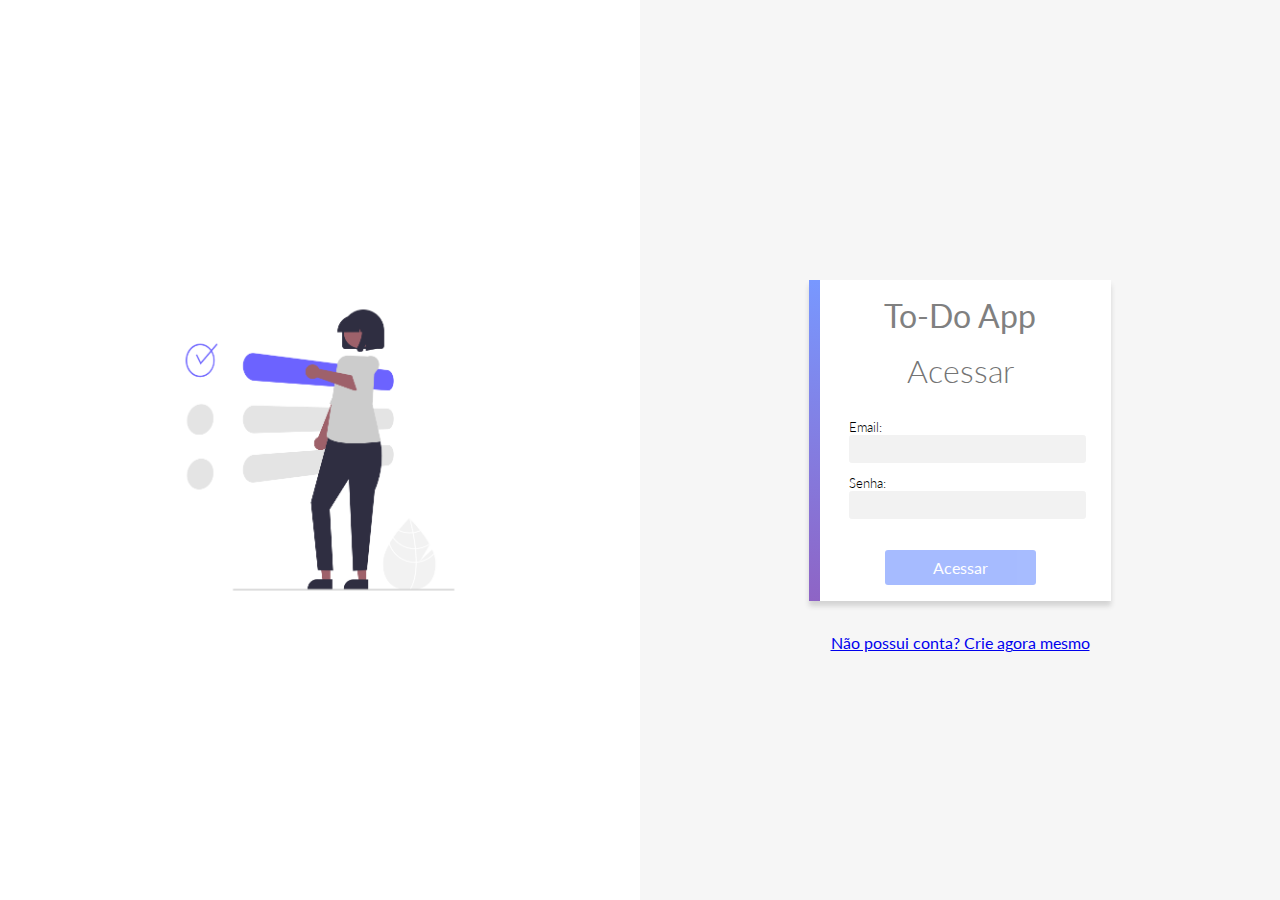
<file: index.html>
<!DOCTYPE html>
<html lang="pt-BR">

<head>
  <meta charset="UTF-8">
  <meta http-equiv="X-UA-Compatible" content="IE=edge">
  <meta name="viewport" content="width=device-width, initial-scale=1.0">
  <title>To-Do App</title>

  <!-- ---------------- estilos compartilhados entre login e signup ---------------- -->
  <link rel="stylesheet" href="styles/acesso.css">

  <!-- ---------------------- lógica aplicada no login ----------------------- -->
  <!-- <script src="/scripts/utils.js"></script> -->
  <!-- <script src="/scripts/index.js"></script> -->
  <script src="scripts/main.js" defer></script>

</head>

<body>
  <div class="left">
    <img src="./assets/pessoa-login.png" alt="">
  </div>

  <div class="right">
    <form>
      <div class="form-header">
        <p>To-Do App</p>
      </div>
      <h1>Acessar</h1>


      <label>
        Email:
        <input id="inputEmail" type="email" required>
      </label>
      <label>
        Senha:
        <input id="inputPassword" type="password" minlength="6" required>
      </label>

      <button type="submit" class="disabled">Acessar</button>

    </form>
    <div class="ingressar">
      <a href="signup.html">Não possui conta? Crie agora mesmo</a>
    </div>
  </div>

</body>

</html>
</file>
<file: styles/acesso.css>
@import url('./common.css');

body{
  display: flex;
}

h1 {
  color: rgb(116, 116, 116);
  font-weight: 300;
  margin: .5em 0;
}

form {
  position: relative;
  max-width: 26em;
  background-color: white;
  display: flex;
  align-items: center;
  flex-direction: column;
  margin: 2em auto;
  box-shadow: 0 5px 5px lightgrey;
  padding: 1em 2.5em;
  box-sizing: border-box;
}

form:after {
  position: absolute;
  content: '';
  width: .7em;
  height: 100%;
  top: 0;
  left: 0;
  background: linear-gradient(var(--primary), var(--secondary));
}


input {
  width: 100%;
  padding: .4em .5em;
  background-color: var(--app-grey);
  border: 1px solid var(--app-grey);
  border-radius: .2em;
}

input:focus {
  outline: none;
  border: 1px solid lightgrey;
}

input.invalid {

  background-color: lightcoral;

}

label {
  width: 100%;
  font-weight: 300;
  margin-bottom: -.1em;
  margin-top: 1em;
  font-size: .8em;
}

button {
  padding: .5em 3em;
  background-color: var(--primary);
  color: white;
  margin-top: 2em;
  font-weight: 400;
  font-size: 1em;
  /* border: 1px solid rgb(43, 43, 145); */
}

button.disabled {

  opacity: 65%;
  border-color: var(--primary);

}

.form-header {
  color: grey;
  font-size: 2em;
}
.ingressar{
  text-align: center;
}
.left{
  width: 50%;  
  background-color: white;
  text-align: center;
  display: flex;
  align-items: center;
  justify-content: center;
}
.left img{
  width:60%;
}
.right{
  width: 50%;
  display: flex;
  flex-direction: column;
  align-items: center;
  justify-content: center;
}
</file>
